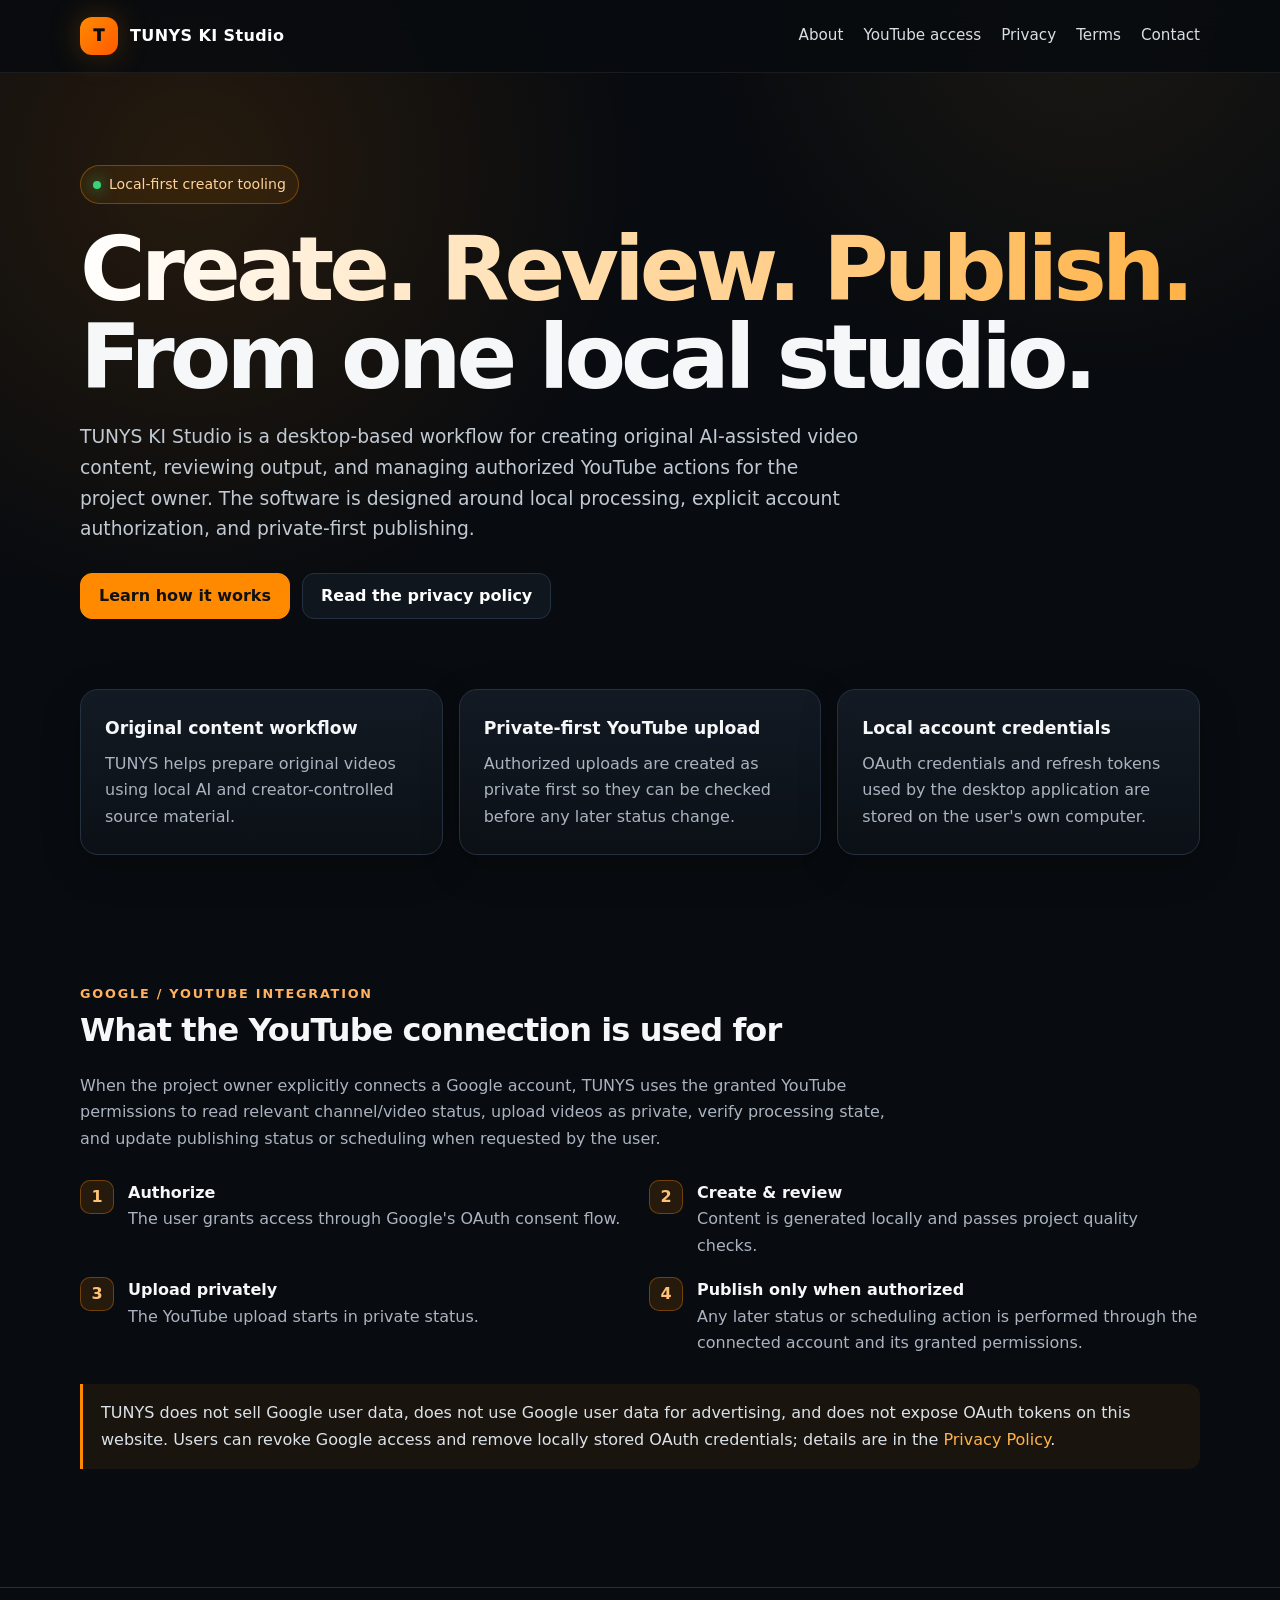
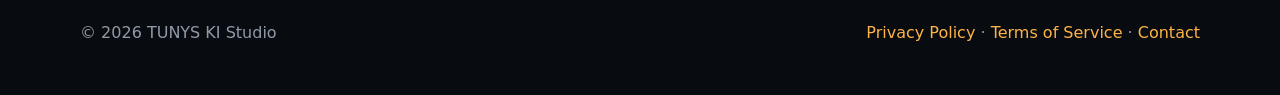
<file: index.html>
<!doctype html>
<html lang="en">
<head>
  <meta charset="utf-8">
  <meta name="viewport" content="width=device-width,initial-scale=1">
  <meta name="description" content="TUNYS KI Studio is a local desktop tool for creating original AI-assisted video content and managing authorized YouTube workflows.">
  <title>TUNYS KI Studio</title>
  <link rel="stylesheet" href="styles.css">
</head>
<body>
<header>
  <div class="wrap">
    <nav>
      <a class="brand" href="./"><span class="mark">T</span><span>TUNYS KI Studio</span></a>
      <div class="links">
        <a href="#about">About</a>
        <a href="#youtube">YouTube access</a>
        <a href="privacy.html">Privacy</a>
        <a href="terms.html">Terms</a>
        <a href="mailto:latukad@gmail.com">Contact</a>
      </div>
    </nav>
  </div>
</header>

<main>
  <div class="wrap hero">
    <div class="badge"><span class="dot"></span> Local-first creator tooling</div>
    <h1><span>Create. Review. Publish.</span><br>From one local studio.</h1>
    <p class="lead">
      TUNYS KI Studio is a desktop-based workflow for creating original AI-assisted video content,
      reviewing output, and managing authorized YouTube actions for the project owner.
      The software is designed around local processing, explicit account authorization, and private-first publishing.
    </p>
    <div class="cta">
      <a class="btn primary" href="#about">Learn how it works</a>
      <a class="btn secondary" href="privacy.html">Read the privacy policy</a>
    </div>
  </div>

  <section class="feature-section" id="about">
    <div class="wrap">
      <div class="feature-grid">
        <article class="card">
          <h3>Original content workflow</h3>
          <p>TUNYS helps prepare original videos using local AI and creator-controlled source material.</p>
        </article>
        <article class="card">
          <h3>Private-first YouTube upload</h3>
          <p>Authorized uploads are created as private first so they can be checked before any later status change.</p>
        </article>
        <article class="card">
          <h3>Local account credentials</h3>
          <p>OAuth credentials and refresh tokens used by the desktop application are stored on the user's own computer.</p>
        </article>
      </div>
    </div>
  </section>

  <section id="youtube">
    <div class="wrap">
      <div class="kicker">Google / YouTube integration</div>
      <h2 class="section-title">What the YouTube connection is used for</h2>
      <p class="muted" style="max-width:820px">
        When the project owner explicitly connects a Google account, TUNYS uses the granted YouTube permissions
        to read relevant channel/video status, upload videos as private, verify processing state, and update
        publishing status or scheduling when requested by the user.
      </p>
      <div class="steps" style="margin-top:28px">
        <div class="step"><div class="num">1</div><div><strong>Authorize</strong><br><span class="muted">The user grants access through Google's OAuth consent flow.</span></div></div>
        <div class="step"><div class="num">2</div><div><strong>Create & review</strong><br><span class="muted">Content is generated locally and passes project quality checks.</span></div></div>
        <div class="step"><div class="num">3</div><div><strong>Upload privately</strong><br><span class="muted">The YouTube upload starts in private status.</span></div></div>
        <div class="step"><div class="num">4</div><div><strong>Publish only when authorized</strong><br><span class="muted">Any later status or scheduling action is performed through the connected account and its granted permissions.</span></div></div>
      </div>
      <div class="notice" style="margin-top:28px">
        TUNYS does not sell Google user data, does not use Google user data for advertising, and does not expose OAuth tokens on this website.
        Users can revoke Google access and remove locally stored OAuth credentials; details are in the <a href="privacy.html">Privacy Policy</a>.
      </div>
    </div>
  </section>
</main>

<footer>
  <div class="wrap footerline">
    <div>© 2026 TUNYS KI Studio</div>
    <div><a href="privacy.html">Privacy Policy</a> · <a href="terms.html">Terms of Service</a> · <a href="mailto:latukad@gmail.com">Contact</a></div>
  </div>
</footer>
</body>
</html>
</file>
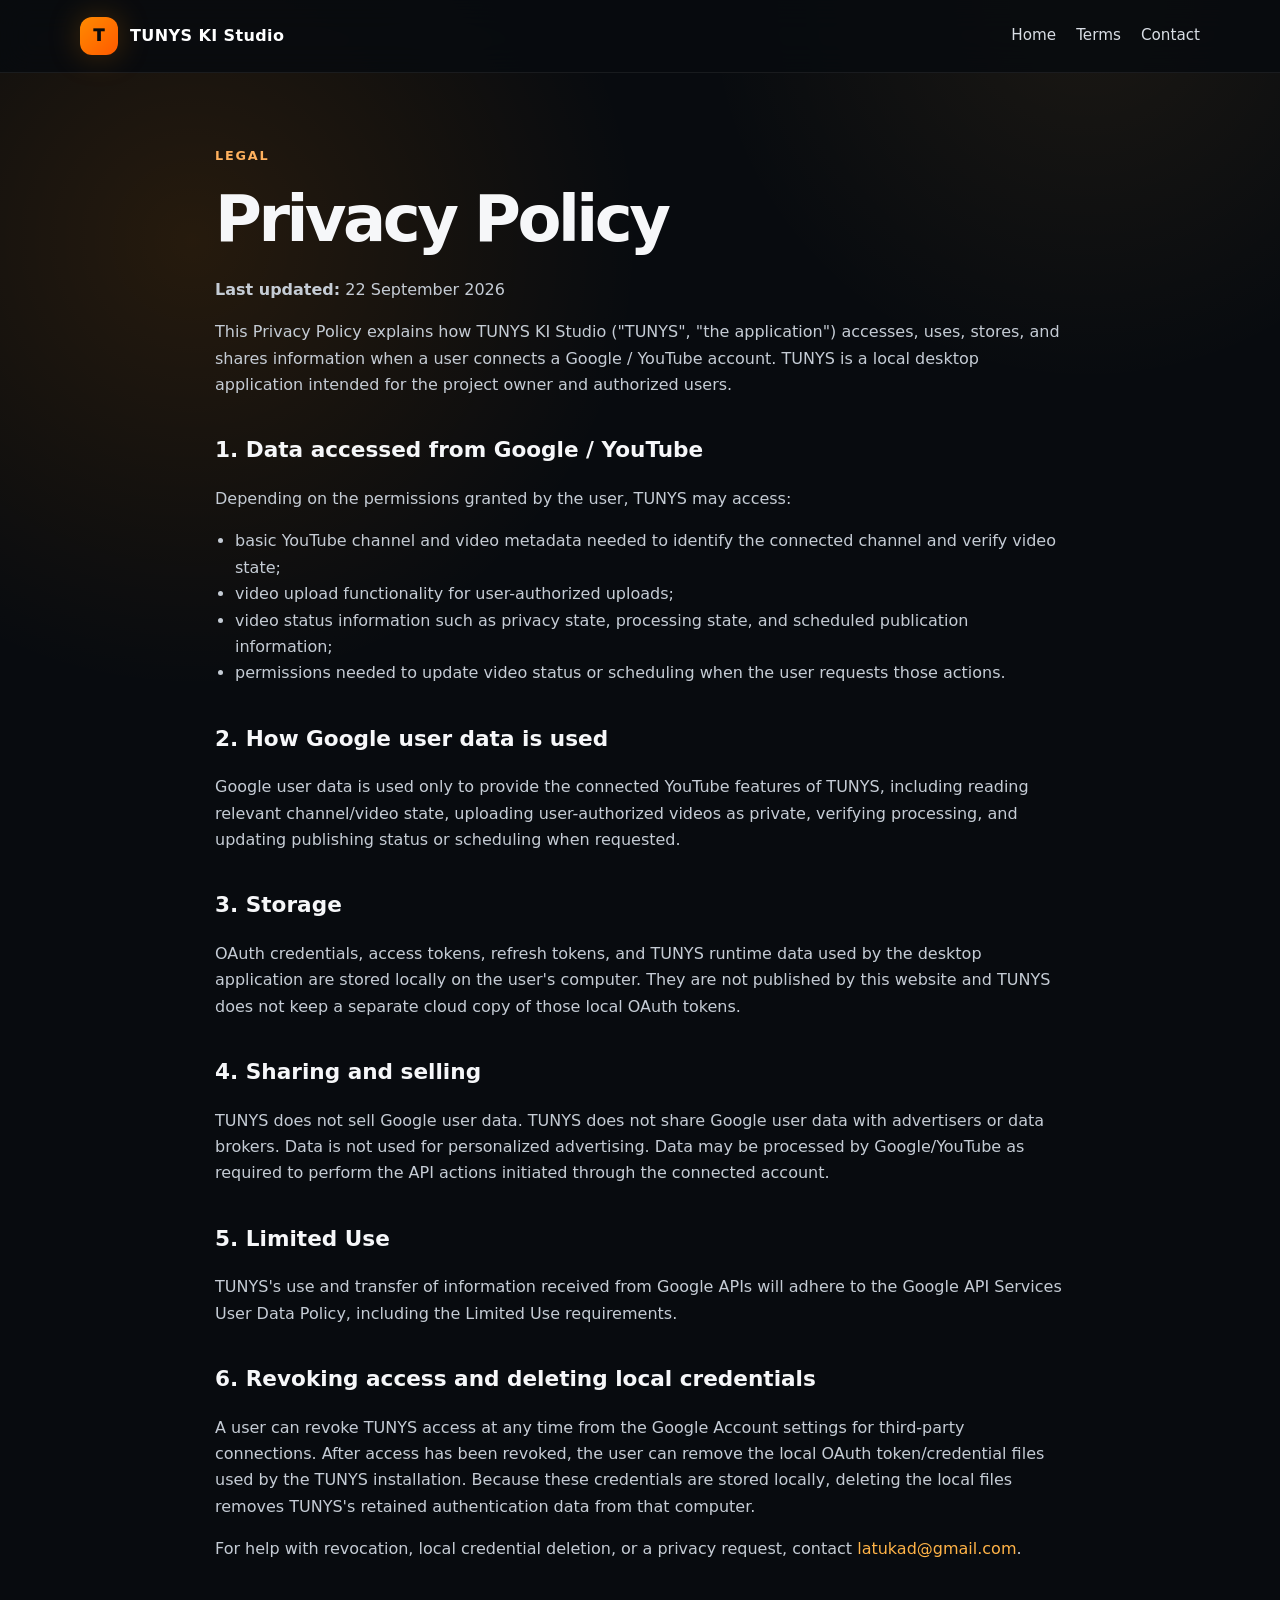
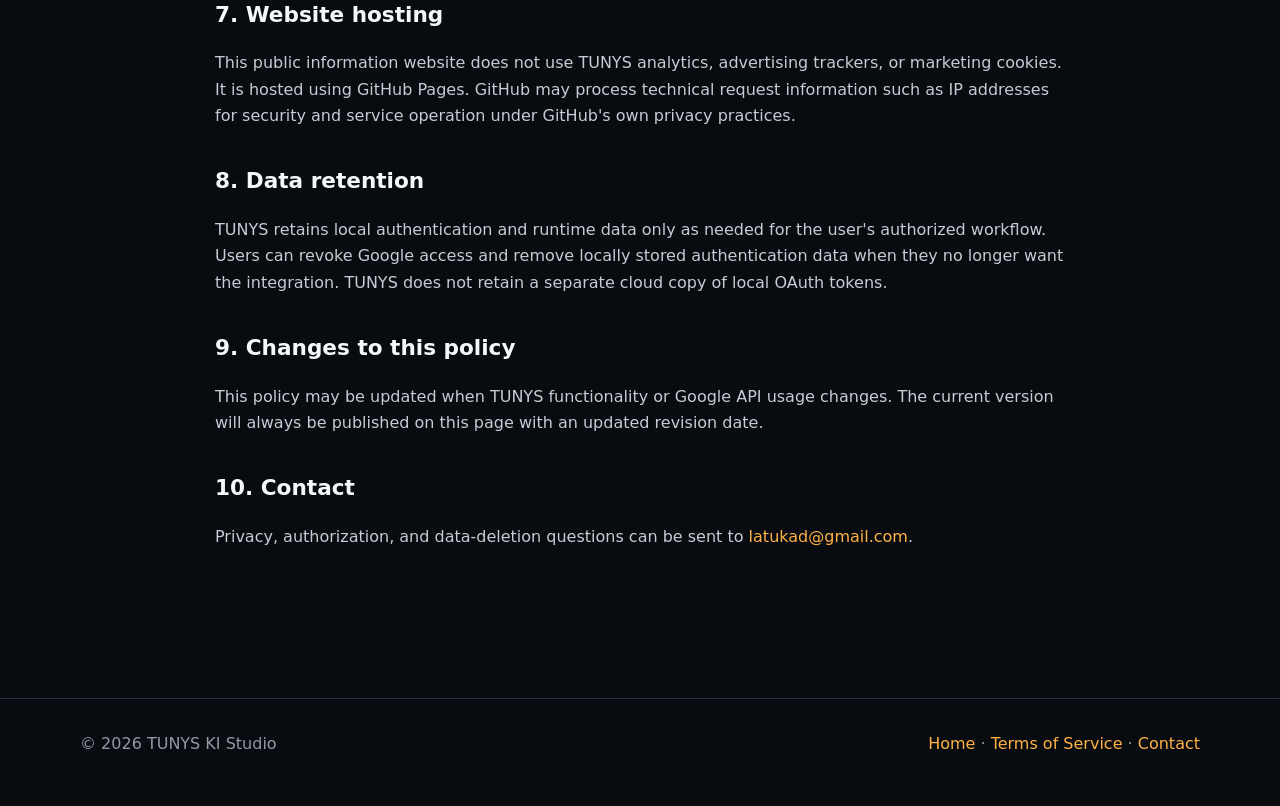
<file: privacy.html>
<!doctype html>
<html lang="en">
<head>
  <meta charset="utf-8">
  <meta name="viewport" content="width=device-width,initial-scale=1">
  <meta name="description" content="Privacy Policy for TUNYS KI Studio.">
  <title>Privacy Policy — TUNYS KI Studio</title>
  <link rel="stylesheet" href="styles.css">
</head>
<body>
<header><div class="wrap"><nav>
  <a class="brand" href="./"><span class="mark">T</span><span>TUNYS KI Studio</span></a>
  <div class="links"><a href="./">Home</a><a href="terms.html">Terms</a><a href="mailto:latukad@gmail.com">Contact</a></div>
</nav></div></header>

<main class="wrap prose" style="padding:72px 0">
  <div class="kicker">Legal</div>
  <h1>Privacy Policy</h1>
  <p><strong>Last updated:</strong> 22 September 2026</p>

  <p>
    This Privacy Policy explains how TUNYS KI Studio ("TUNYS", "the application") accesses,
    uses, stores, and shares information when a user connects a Google / YouTube account.
    TUNYS is a local desktop application intended for the project owner and authorized users.
  </p>

  <h2>1. Data accessed from Google / YouTube</h2>
  <p>Depending on the permissions granted by the user, TUNYS may access:</p>
  <ul>
    <li>basic YouTube channel and video metadata needed to identify the connected channel and verify video state;</li>
    <li>video upload functionality for user-authorized uploads;</li>
    <li>video status information such as privacy state, processing state, and scheduled publication information;</li>
    <li>permissions needed to update video status or scheduling when the user requests those actions.</li>
  </ul>

  <h2>2. How Google user data is used</h2>
  <p>
    Google user data is used only to provide the connected YouTube features of TUNYS, including
    reading relevant channel/video state, uploading user-authorized videos as private, verifying processing,
    and updating publishing status or scheduling when requested.
  </p>

  <h2>3. Storage</h2>
  <p>
    OAuth credentials, access tokens, refresh tokens, and TUNYS runtime data used by the desktop application
    are stored locally on the user's computer. They are not published by this website and TUNYS does not keep
    a separate cloud copy of those local OAuth tokens.
  </p>

  <h2>4. Sharing and selling</h2>
  <p>
    TUNYS does not sell Google user data. TUNYS does not share Google user data with advertisers or data brokers.
    Data is not used for personalized advertising. Data may be processed by Google/YouTube as required to perform
    the API actions initiated through the connected account.
  </p>

  <h2>5. Limited Use</h2>
  <p>
    TUNYS's use and transfer of information received from Google APIs will adhere to the
    Google API Services User Data Policy, including the Limited Use requirements.
  </p>

  <h2>6. Revoking access and deleting local credentials</h2>
  <p>
    A user can revoke TUNYS access at any time from the Google Account settings for third-party connections.
    After access has been revoked, the user can remove the local OAuth token/credential files used by the TUNYS
    installation. Because these credentials are stored locally, deleting the local files removes TUNYS's retained
    authentication data from that computer.
  </p>
  <p>
    For help with revocation, local credential deletion, or a privacy request, contact
    <a href="mailto:latukad@gmail.com">latukad@gmail.com</a>.
  </p>

  <h2>7. Website hosting</h2>
  <p>
    This public information website does not use TUNYS analytics, advertising trackers, or marketing cookies.
    It is hosted using GitHub Pages. GitHub may process technical request information such as IP addresses
    for security and service operation under GitHub's own privacy practices.
  </p>

  <h2>8. Data retention</h2>
  <p>
    TUNYS retains local authentication and runtime data only as needed for the user's authorized workflow.
    Users can revoke Google access and remove locally stored authentication data when they no longer want
    the integration. TUNYS does not retain a separate cloud copy of local OAuth tokens.
  </p>

  <h2>9. Changes to this policy</h2>
  <p>
    This policy may be updated when TUNYS functionality or Google API usage changes. The current version will
    always be published on this page with an updated revision date.
  </p>

  <h2>10. Contact</h2>
  <p>
    Privacy, authorization, and data-deletion questions can be sent to
    <a href="mailto:latukad@gmail.com">latukad@gmail.com</a>.
  </p>
</main>

<footer><div class="wrap footerline">
  <div>© 2026 TUNYS KI Studio</div>
  <div><a href="./">Home</a> · <a href="terms.html">Terms of Service</a> · <a href="mailto:latukad@gmail.com">Contact</a></div>
</div></footer>
</body>
</html>
</file>
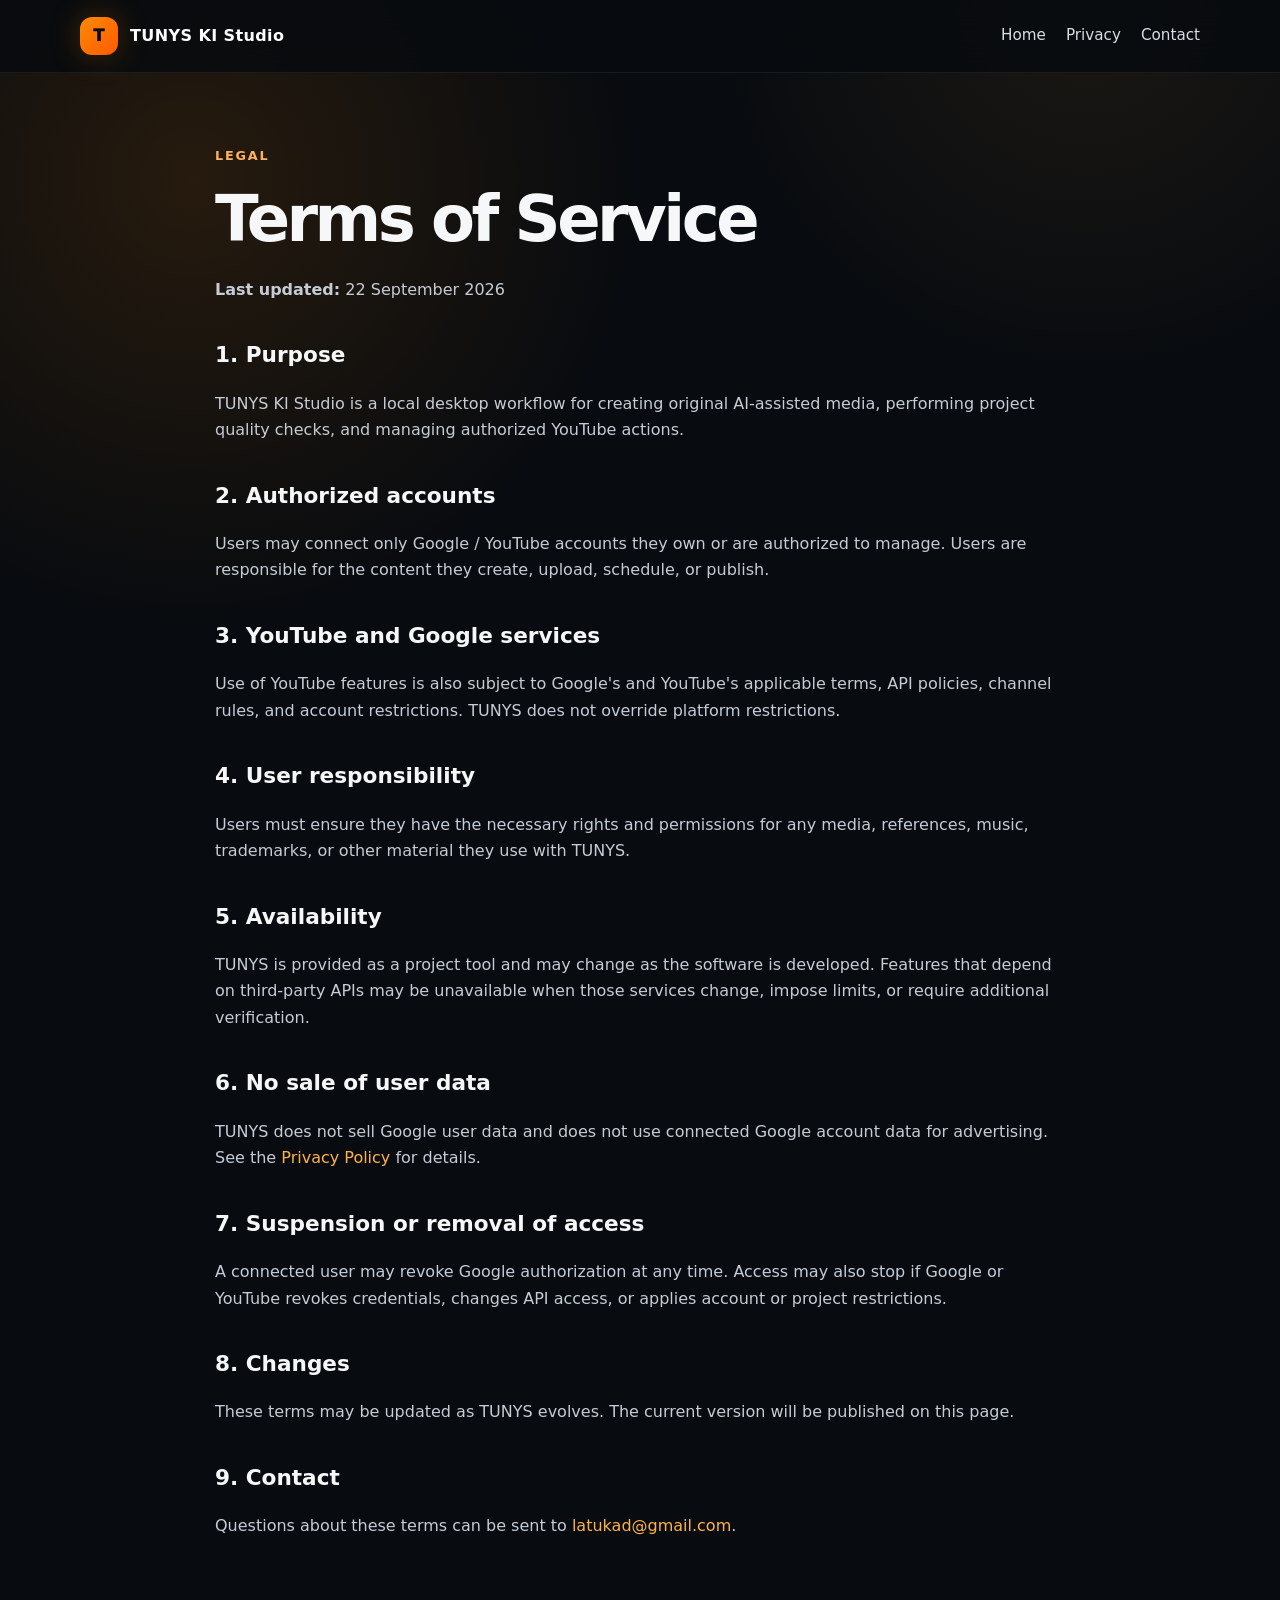
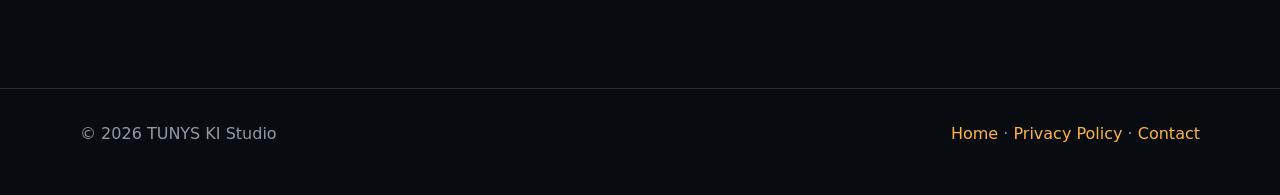
<file: terms.html>
<!doctype html>
<html lang="en">
<head>
  <meta charset="utf-8">
  <meta name="viewport" content="width=device-width,initial-scale=1">
  <meta name="description" content="Terms of Service for TUNYS KI Studio.">
  <title>Terms of Service — TUNYS KI Studio</title>
  <link rel="stylesheet" href="styles.css">
</head>
<body>
<header><div class="wrap"><nav>
  <a class="brand" href="./"><span class="mark">T</span><span>TUNYS KI Studio</span></a>
  <div class="links"><a href="./">Home</a><a href="privacy.html">Privacy</a><a href="mailto:latukad@gmail.com">Contact</a></div>
</nav></div></header>

<main class="wrap prose" style="padding:72px 0">
  <div class="kicker">Legal</div>
  <h1>Terms of Service</h1>
  <p><strong>Last updated:</strong> 22 September 2026</p>

  <h2>1. Purpose</h2>
  <p>
    TUNYS KI Studio is a local desktop workflow for creating original AI-assisted media,
    performing project quality checks, and managing authorized YouTube actions.
  </p>

  <h2>2. Authorized accounts</h2>
  <p>
    Users may connect only Google / YouTube accounts they own or are authorized to manage.
    Users are responsible for the content they create, upload, schedule, or publish.
  </p>

  <h2>3. YouTube and Google services</h2>
  <p>
    Use of YouTube features is also subject to Google's and YouTube's applicable terms,
    API policies, channel rules, and account restrictions. TUNYS does not override platform restrictions.
  </p>

  <h2>4. User responsibility</h2>
  <p>
    Users must ensure they have the necessary rights and permissions for any media, references,
    music, trademarks, or other material they use with TUNYS.
  </p>

  <h2>5. Availability</h2>
  <p>
    TUNYS is provided as a project tool and may change as the software is developed.
    Features that depend on third-party APIs may be unavailable when those services change,
    impose limits, or require additional verification.
  </p>

  <h2>6. No sale of user data</h2>
  <p>
    TUNYS does not sell Google user data and does not use connected Google account data for advertising.
    See the <a href="privacy.html">Privacy Policy</a> for details.
  </p>

  <h2>7. Suspension or removal of access</h2>
  <p>
    A connected user may revoke Google authorization at any time. Access may also stop if Google or YouTube
    revokes credentials, changes API access, or applies account or project restrictions.
  </p>

  <h2>8. Changes</h2>
  <p>
    These terms may be updated as TUNYS evolves. The current version will be published on this page.
  </p>

  <h2>9. Contact</h2>
  <p>
    Questions about these terms can be sent to <a href="mailto:latukad@gmail.com">latukad@gmail.com</a>.
  </p>
</main>

<footer><div class="wrap footerline">
  <div>© 2026 TUNYS KI Studio</div>
  <div><a href="./">Home</a> · <a href="privacy.html">Privacy Policy</a> · <a href="mailto:latukad@gmail.com">Contact</a></div>
</div></footer>
</body>
</html>
</file>
<file: styles.css>
:root{
  --bg:#080b0f;
  --panel:#0e141b;
  --panel2:#121a23;
  --text:#f6f7f9;
  --muted:#aab3bf;
  --line:#253140;
  --accent:#ff8a00;
  --accent2:#ffb347;
  --ok:#37d67a;
  --max:1120px;
}
*{box-sizing:border-box}
html{scroll-behavior:smooth}
body{
  margin:0;
  font-family:Inter,ui-sans-serif,system-ui,-apple-system,BlinkMacSystemFont,"Segoe UI",sans-serif;
  color:var(--text);
  background:
    radial-gradient(circle at 15% 10%,rgba(255,138,0,.12),transparent 28rem),
    radial-gradient(circle at 85% 0%,rgba(255,179,71,.08),transparent 24rem),
    var(--bg);
  line-height:1.65;
}
a{color:var(--accent2);text-decoration:none}
a:hover{text-decoration:underline}
.wrap{
  width:calc(100% - 36px);
  max-width:var(--max);
  margin-left:auto;
  margin-right:auto;
}
header{
  position:sticky;top:0;z-index:10;
  border-bottom:1px solid rgba(255,255,255,.07);
  background:rgba(8,11,15,.86);
  backdrop-filter:blur(16px);
}
nav{height:72px;display:flex;align-items:center;justify-content:space-between;gap:20px}
.brand{display:flex;align-items:center;gap:12px;font-weight:800;letter-spacing:.4px;color:#fff}
.mark{
  width:38px;height:38px;border-radius:12px;
  display:grid;place-items:center;
  background:linear-gradient(135deg,var(--accent),#ff5a00);
  box-shadow:0 0 32px rgba(255,138,0,.25);
  color:#0b0b0b;font-weight:1000
}
.links{display:flex;gap:20px;flex-wrap:wrap}
.links a{color:#d9dee5;font-size:.95rem}
.hero{padding:92px 0 70px}
.badge{
  display:inline-flex;align-items:center;gap:8px;
  border:1px solid rgba(255,138,0,.35);
  background:rgba(255,138,0,.08);
  color:#ffd29b;border-radius:999px;padding:7px 12px;font-size:.88rem
}
.dot{width:8px;height:8px;border-radius:50%;background:var(--ok);box-shadow:0 0 16px var(--ok)}
h1{font-size:clamp(2.6rem,7vw,5.7rem);line-height:.98;margin:22px 0 20px;letter-spacing:-.055em}
h1 span{background:linear-gradient(90deg,#fff,var(--accent2));-webkit-background-clip:text;background-clip:text;color:transparent}
.lead{max-width:780px;font-size:1.17rem;color:#c1c9d3}
.cta{display:flex;gap:12px;flex-wrap:wrap;margin-top:28px}
.btn{
  display:inline-flex;align-items:center;justify-content:center;
  min-height:46px;padding:0 18px;border-radius:12px;
  border:1px solid var(--line);font-weight:750
}
.btn.primary{background:var(--accent);border-color:var(--accent);color:#101010}
.btn.secondary{background:#10161d;color:#fff}
.feature-section{padding:0 0 70px}
.feature-grid{
  display:grid;
  grid-template-columns:repeat(3,minmax(0,1fr));
  gap:16px;
  width:100%;
}
.card{
  border:1px solid var(--line);border-radius:18px;padding:24px;
  background:linear-gradient(180deg,rgba(20,28,38,.88),rgba(12,17,23,.9));
  box-shadow:0 12px 40px rgba(0,0,0,.18)
}
.card h3{margin:0 0 8px;font-size:1.08rem}
.card p{margin:0;color:var(--muted)}
section{padding:58px 0}
.feature-section{padding-top:0}
.section-title{font-size:2rem;letter-spacing:-.03em;margin:0 0 14px}
.muted{color:var(--muted)}
.steps{display:grid;grid-template-columns:1fr 1fr;gap:18px}
.step{display:flex;gap:14px}
.num{
  flex:0 0 34px;height:34px;border-radius:10px;
  display:grid;place-items:center;background:rgba(255,138,0,.12);
  border:1px solid rgba(255,138,0,.35);color:#ffc176;font-weight:800
}
.notice{
  border-left:3px solid var(--accent);
  background:rgba(255,138,0,.07);
  padding:16px 18px;border-radius:0 12px 12px 0;color:#dce2e9
}
footer{border-top:1px solid var(--line);margin-top:60px;padding:32px 0 48px;color:#909aa7}
.footerline{display:flex;justify-content:space-between;gap:20px;flex-wrap:wrap}
.prose{max-width:850px}
.prose h1{font-size:clamp(2.2rem,5vw,4.2rem);margin-bottom:26px}
.prose h2{font-size:1.35rem;margin-top:34px}
.prose p,.prose li{color:#c5ccd5}
.prose ul{padding-left:20px}
.kicker{color:#ffb15e;font-weight:800;text-transform:uppercase;font-size:.8rem;letter-spacing:.14em}
@media(max-width:800px){
  .feature-grid,.steps{grid-template-columns:1fr}
  .links{gap:12px}
  nav{height:auto;padding:16px 0;align-items:flex-start}
  .hero{padding-top:64px}
}
</file>
